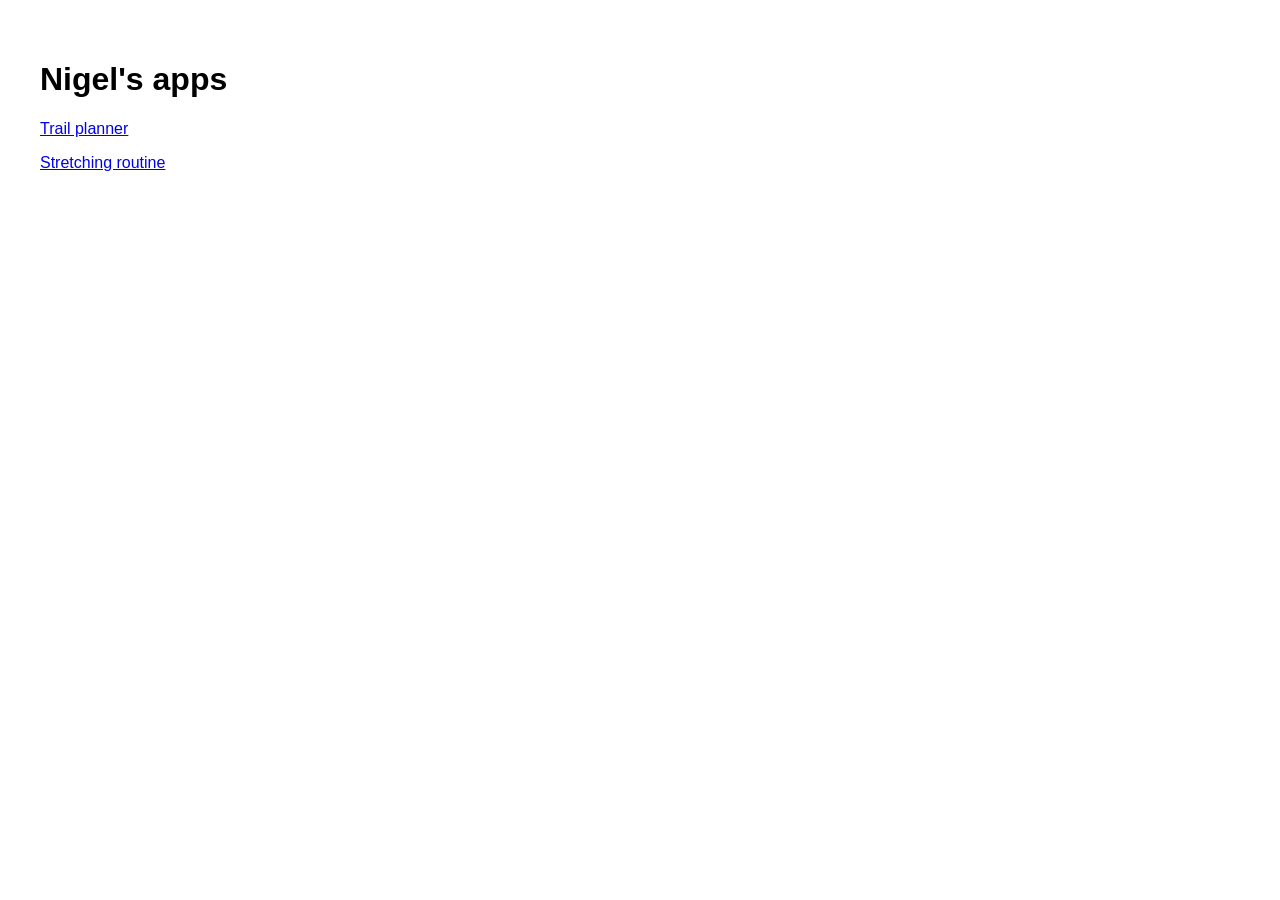
<file: index.html>
<!doctype html><meta charset="utf-8"><meta name="viewport" content="width=device-width,initial-scale=1"><title>Trail apps</title><body style="font-family:sans-serif;padding:2em"><h1>Nigel's apps</h1><p><a href="trail/">Trail planner</a></p><p><a href="stretch/">Stretching routine</a></p></body>
</file>
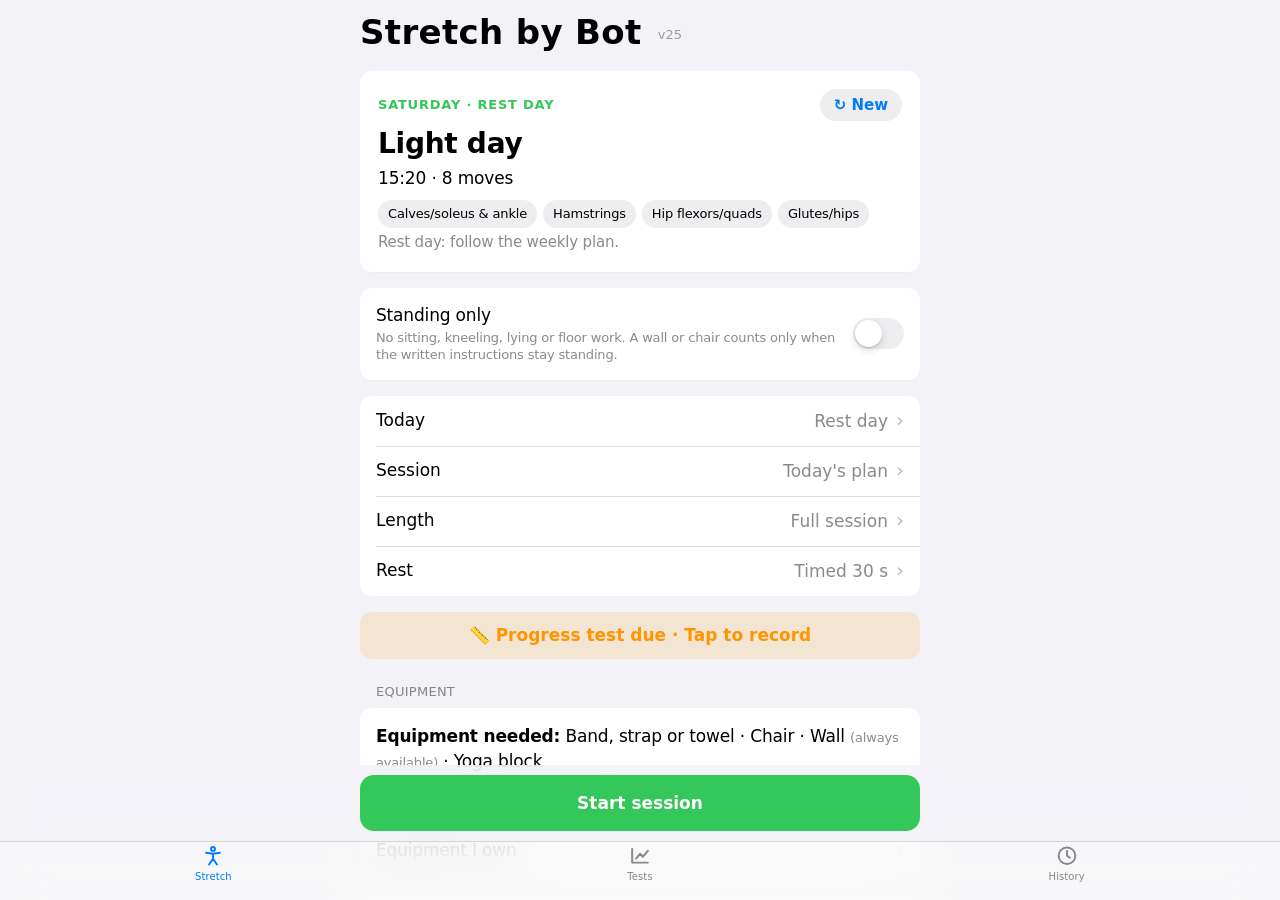
<file: stretch/index.html>
<!doctype html><html lang="en"><head><meta charset="utf-8">
<meta name="viewport" content="width=device-width,initial-scale=1,maximum-scale=1,user-scalable=no,viewport-fit=cover">
<meta name="apple-mobile-web-app-capable" content="yes"><meta name="mobile-web-app-capable" content="yes">
<meta name="apple-mobile-web-app-status-bar-style" content="black-translucent"><meta name="apple-mobile-web-app-title" content="Stretch by Bot">
<meta name="theme-color" content="#f2f2f7" media="(prefers-color-scheme: light)"><meta name="theme-color" content="#000000" media="(prefers-color-scheme: dark)"><meta name="color-scheme" content="light dark"><meta name="format-detection" content="telephone=no"><link rel="manifest" href="manifest.webmanifest">
<link rel="apple-touch-icon" href="icon-180.png"><link rel="icon" href="icon.svg">
<title>Stretch by Bot</title><link rel="stylesheet" href="style.css"></head><body>
<section id="home">
 
 <h1 class="large">Stretch by Bot <button id="ver" class="ver" aria-label="Check for update"></button></h1>
 <div id="hero" class="card hero"><div class="herotop"><small id="heroDay"></small><button id="regen" class="regen" aria-label="New routine">↻ New</button></div><h2 id="heroTitle"></h2><p id="heroMeta"></p><div id="heroChips" class="achips"></div><p id="heroGuide"></p></div>
 <div class="card" id="standCard">
  <label class="switch" id="standRow">
   <span id="standLab">Standing only<small>No sitting, kneeling, lying or floor work. A wall or chair counts only when the written instructions stay standing.</small></span>
   <input type="checkbox" id="standSw" role="switch">
   <i></i>
  </label>
  <p id="standNote" class="muted" aria-live="polite" hidden></p>
 </div>
 <ul id="optRows" class="list rows"></ul>
 <div class="legacy" hidden><small class="sh">Time available</small><div class="card timebar"><div class="tb-top"><span>Session length</span><b id="capLbl">Full session</b></div>
  <input type="range" id="cap" min="5" max="45" step="5" value="45" aria-label="Time available in minutes">
  <div class="tb-ticks"><span>5 min</span><span>15</span><span>25</span><span>35</span><span>Full</span></div></div></div>
 <button id="testDue" class="ghost due" hidden>📏 Progress test due · Tap to record</button>
 <div class="legacy" hidden><div><small class="sh">Today</small><div id="todayChips" class="chips" role="group" aria-label="Today"></div></div>
 <div><small class="sh">Session type</small><div id="typeChips" class="chips" role="group" aria-label="Session type"></div></div>
 <p id="guide" class="muted"></p></div>
 <small class="sh">Equipment</small><div id="equipPanel" class="card"><div id="equipList"></div><small id="equipSwaps"></small>
  <label class="switch"><span>Bodyweight only (wall &amp; floor)</span><input type=checkbox class="noEquip" id="noEquipTop" role="switch"><i></i></label>
  <details><summary>Equipment I own</summary><div id="ownList"></div><small>Moves needing anything unticked are swapped for bodyweight versions automatically.</small></details></div>
 <div class="legacy" hidden><div class="card row"><div><big id="planTotal">15:00</big><small><span id="planCount"></span> stretches<span id="planRests"></span></small></div>
  </div></div>
 <div id="focusBox"><small class="sh">Focus · trail running first</small><div id="focusChips" class="chips" role="group" aria-label="Focus"></div></div>
 <details id="devBox" class="card"><summary>Develop · areas, progress &amp; loads</summary>
  <p id="devNote" class="muted"></p><div id="weekBars"></div>
  <small>Priority areas (pick 3–4)</small><div id="areaPick"></div><p id="areaMsg" class="muted"></p>
  <div id="loads"></div>
  <label class="switch"><span>Maintenance mode<small>Light holds every day at the 10 min/week floor. Gains fade if you stop completely.</small></span><input type=checkbox id="maintSw" role="switch"><i></i></label>
  <label class="switch"><span>Allow longer holds (up to 90 s)<small>Default cap is 60 s; weekly time matters more than hold length.</small></span><input type=checkbox id="longSw" role="switch"><i></i></label>
  <p class="muted">Weekly plan: Mon Develop A · Tue Light · Wed Develop B · Thu Light · Fri Develop A · Sat Light · Sun Develop B. Each area is stretched on 5+ days. Bar = weekly minutes; marker = 10 min floor, full bar = 20 min (the expert-consensus "highest you can sustain").</p></details>
 <div class="legacy" hidden><small class="sh">Rest between stretches &amp; sides</small><div id="restMode" class="chips" role="group" aria-label="Rest mode"></div>
 <label id="restRow" class="card rowcell">Timed rest length <select id="rest"><option value="15">15 s</option><option value="30">30 s</option><option value="45">45 s</option><option value="60">60 s</option></select></label></div>
 <small class="sh">Your routine · <span id="planFocus"></span></small>
 <ol id="planList" class="list"></ol>
 <p class="foot">Tap a stretch for the full how-to and demo.</p>
 <details class="card"><summary>The science</summary><p id="evVer" class="muted"></p>
  <p class="desc">Static or PNF holds of 30–60 s, 2–3 sets, spread over 5+ days a week, with about 10–20 min a week per area. Stretch to tight or mildly uncomfortable, never painful. Loaded slow lowering works as well as stretching (better with a real weight). Gains come mostly from tolerating the stretch better and fade if you stop. Stretching doesn't prevent injuries or speed recovery, and the app makes no such claims. Before runs: dynamic moves, no more than 60 s static per muscle. Variety is here to keep it interesting; the evidence doesn't say variety itself adds range.</p>
  <ol id="evList" class="list ev"></ol><small>The evidence file is reviewed monthly; thresholds in the app come from it.</small></details>
 <details class="card"><summary>Apple Health</summary>
  <label>Shortcut name <input id="scName"></label>
  <label class="switch"><span>Log automatically at the end<small>Only once the Shortcut is installed</small></span><input type="checkbox" id="autoLog" role="switch"><i></i></label>
  <button id="testSc" class="tinted">Test Shortcut (logs 1 min)</button>
  <p class="muted">Gentle stretching only. Stop if anything hurts.</p></details>
</section>
<section id="player" hidden>
 <div class="top"><span id="pStep"></span><span id="pTotal"></span></div>
 <div id="pPhase"></div><h2 id="pName"></h2>
 <div id="pnfBanner" class="pnfb" role="status" aria-live="assertive" hidden><span id="pnfRep" class="rep"></span><div id="pnfLab" class="lab"></div><div id="pnfHow" class="how"></div></div>
 <div id="pDemo" class="demowrap"></div>
 <div id="pRest" class="restlbl" hidden><b>Rest</b><span id="pRestNext"></span><button type=button id="restQuick" class="link small" hidden></button></div>
 <div class="ringwrap" id="pBarWrap"><svg class="ring" viewBox="0 0 120 120" aria-hidden="true"><circle class="track" cx="60" cy="60" r="54"/><circle id="pBar" class="prog" cx="60" cy="60" r="54" pathLength="100"/></svg><div id="pTime" class="timer">0:00</div></div>
 <div id="rateBox" class="card" hidden><p id="rateQ"></p><div id="rateBtns" class="ratebtns"></div><label class="chk"><input type=checkbox id="pain"> Sharp or joint pain (not just stretch)</label><p id="rateMsg" class="muted"></p></div>
 <div id="pnfDots" class="pnfdots" aria-hidden="true" hidden></div><p id="pnfNext" class="next pnfnext" hidden></p>
 <p id="pNext" class="muted next"></p>
 <div class="controls"><button id="stopBtn" class="ghost danger">End</button><button id="backBtnP" class="ghost">‹ Back</button><button id="pauseBtn" class="primary">Pause</button><button id="skipBtn" class="ghost">Skip ›</button></div>
 <button type=button id="contBtn" class="primary contbtn" hidden>Continue ›</button><p id="pCue" class="cue"></p><div id="pDesc"></div>
</section>
<section id="done" hidden><div class="check" aria-hidden="true">✓</div><h1 class="large">Session complete</h1><p id="doneMsg"></p>
 <a id="logBtn" class="primary btn" href="#">❤️ Log to Apple Health</a>
 <div id="healthSetup" class="card setup" hidden><b>Log to Apple Health (one-time setup)</b>
  <p class="desc">Web apps can't write to Health directly, so a small Shortcut called <b>Log Stretch</b> does it. Install it once, then logging is one tap.</p>
  <a id="installSc" class="primary btn" href="#" target="_blank" rel="noopener">Get the Log Stretch Shortcut</a>
  <button id="scReady" class="tinted">I've installed it · Log this session</button>
  <button id="scSkip" class="link">Not now</button></div>
 <small id="logState" class="muted"></small><button id="homeBtn" class="tinted">Done</button></section>
<section id="history" hidden><nav class="navbar"><button id="backBtn" class="link">‹ Back</button><button id="histEdit" class="link" style="margin-left:auto">Edit</button></nav><h1 class="large">History</h1>
 <p id="histWeek" class="muted"></p><ol id="histList" class="list"></ol>
 <div class="row3"><button id="exportHist" class="tinted">Export</button><button id="importHist" class="tinted">Import</button><button id="clearHist" class="tinted danger">Clear</button></div><input type=file id="importFile" accept="application/json,.json" hidden>
 <p class="muted">Export saves everything (history, Develop progress, ratings, loads, tests, settings) as a backup; Import restores it.</p></section>
<section id="tests" hidden><nav class="navbar"><button id="testsBack" class="link">‹ Back</button></nav><h1 class="large">Progress tests</h1>
 <p id="testDueMsg" class="muted"></p>
 <details class="card"><summary>How to do each test</summary><ol id="testHow" class="desc"></ol></details>
 <small class="sh">Step-by-step guides · tap a test</small><ul id="tgList" class="list tglist"></ul>
 <small class="sh">Quick entry</small><div id="testForm" class="card testform"></div><button id="saveTest" class="primary">Save results</button>
 <div class="card"><b>What changed</b><ul id="testNotes" class="desc"></ul><small>Changes under 2 cm / 5° count as noise. Two flat retests in a row → +25% volume, then a method switch. Target met → maintenance and the next weakest area is promoted.</small></div>
 <div id="charts"></div></section>
<section id="tguide" hidden><nav class="navbar"><button id="tgBack" class="link">‹ Tests</button><span id="tgCount" class="muted"></span></nav>
 <h1 id="tgTitle" class="large"></h1><div id="tgDots" class="dots" aria-hidden="true"></div><div id="tgBody"></div>
 <div class="tgnav"><button id="tgPrev" class="tinted">‹ Back</button><button id="tgNext" class="primary">Next ›</button></div></section>
<section id="picker" hidden><nav class="navbar"><button id="pkBack" class="link">‹ Back</button></nav><h1 id="pkTitle" class="large"></h1><p id="pkNote" class="muted"></p><ul id="pkList" class="list rows pick"></ul></section>
<div class="dock"><button id="startBtn" class="primary">Start session</button></div>
<nav id="tabbar" class="tabbar" role="tablist"><button id="tabHome" data-s="home" aria-selected="true"><svg viewBox="0 0 24 24"><path d="M12 3a2 2 0 1 1 0 4 2 2 0 0 1 0-4zM5 9l7 1 7-1M12 10v5l-4 6M12 15l4 6" fill="none" stroke="currentColor" stroke-width="2" stroke-linecap="round" stroke-linejoin="round"/></svg>Stretch</button><button id="testsBtn" data-s="tests"><svg viewBox="0 0 24 24"><path d="M4 19V5M4 19h16M8 15l4-5 3 3 5-6" fill="none" stroke="currentColor" stroke-width="2" stroke-linecap="round" stroke-linejoin="round"/></svg>Tests</button><button id="histBtn" data-s="history"><svg viewBox="0 0 24 24"><circle cx="12" cy="12" r="8.5" fill="none" stroke="currentColor" stroke-width="2"/><path d="M12 7v5l3 2" fill="none" stroke="currentColor" stroke-width="2" stroke-linecap="round"/></svg>History</button></nav>
<script src="evidence.js"></script><script src="stretches.js"></script><script src="library.js"></script><script src="generator.js"></script><script src="develop.js"></script><script src="testguide.js"></script><script src="version.js"></script><script src="app.js"></script></body></html>
</file>
<file: stretch/style.css>
:root{--sb:15px;--tabh:44px}
:root{color-scheme:light dark;--bg:#f2f2f7;--card:#fff;--fill:rgba(118,118,128,.12);--sep:rgba(60,60,67,.18);--label:#000;--label2:rgba(60,60,67,.6);--label3:rgba(60,60,67,.3);
--accent:#34c759;--accentOn:#fff;--blue:#007aff;--orange:#ff9500;--red:#ff3b30;--indigo:#5856d6;--tint:rgba(0,122,255,.12);--ring:rgba(118,118,128,.16);--r:12px;--shadow:0 1px 0 rgba(0,0,0,.02)}
@media (prefers-color-scheme:dark){:root{--bg:#000;--card:#1c1c1e;--fill:rgba(118,118,128,.24);--sep:rgba(84,84,88,.6);--label:#fff;--label2:rgba(235,235,245,.6);--label3:rgba(235,235,245,.3);
--accent:#30d158;--accentOn:#000;--blue:#0a84ff;--orange:#ff9f0a;--red:#ff453a;--indigo:#5e5ce6;--tint:rgba(10,132,255,.2);--ring:rgba(118,118,128,.3)}}
*{box-sizing:border-box;-webkit-tap-highlight-color:transparent;-webkit-touch-callout:none}
html,body{height:100%;overflow:hidden;overscroll-behavior:none;background:var(--bg)}
body{position:fixed;inset:0;-webkit-user-select:none;user-select:none;touch-action:manipulation}
input,select,textarea{-webkit-user-select:auto;user-select:auto}
a{text-decoration:none;color:inherit}
body{margin:0;font:17px/1.35 -apple-system,BlinkMacSystemFont,"SF Pro Text","SF Pro Display","Helvetica Neue",system-ui,sans-serif;letter-spacing:-.01em;background:var(--bg);color:var(--label);
-webkit-font-smoothing:antialiased;-webkit-text-size-adjust:100%}
section{position:absolute;inset:0;height:100%;overflow-y:auto;overflow-x:hidden;-webkit-overflow-scrolling:touch;overscroll-behavior:contain;display:flex;flex-direction:column;gap:16px;background:var(--bg);
 padding:calc(12px + env(safe-area-inset-top)) max(16px,calc((100% - 560px)/2),env(safe-area-inset-right)) calc(96px + var(--sb)) max(16px,calc((100% - 560px)/2),env(safe-area-inset-left))}
section>*{flex:none}
#player,#done{padding-bottom:calc(24px + env(safe-area-inset-bottom))}
section.push{animation:push .38s cubic-bezier(.2,.85,.25,1)}section.pop{animation:pop2 .38s cubic-bezier(.2,.85,.25,1)}section.fade{animation:fade .25s ease}
@keyframes push{from{transform:translateX(100%);box-shadow:-8px 0 24px rgba(0,0,0,.12)}to{transform:none}}
@keyframes pop2{from{transform:translateX(-30%);opacity:.6}to{transform:none;opacity:1}}
@keyframes fade{from{opacity:0}to{opacity:1}}
/* tab bar: blur only on chrome */
.tabbar{position:fixed;left:0;right:0;bottom:0;z-index:20;display:flex;justify-content:space-around;height:calc(var(--tabh) + var(--sb));padding:0 0 var(--sb);background:rgba(249,249,249,.78);-webkit-backdrop-filter:saturate(180%) blur(20px);backdrop-filter:saturate(180%) blur(20px);border-top:.5px solid var(--sep)}
@media (prefers-color-scheme:dark){.tabbar{background:rgba(22,22,22,.78)}}
.tabbar button{flex:1;display:flex;flex-direction:column;align-items:center;gap:2px;font-size:10px;font-weight:500;padding:2px 0;color:var(--label2);border-radius:0;letter-spacing:.01em}
.tabbar svg{width:26px;height:26px}.tabbar button[aria-selected=true]{color:var(--blue)}
.tabbar button:active{transform:none;opacity:.5}
body.playing .tabbar{display:none}
[hidden]{display:none!important}
.navbar{display:flex;justify-content:space-between;align-items:center;min-height:40px;margin-bottom:-16px}.navbtns{display:flex;gap:8px}
h1.large{font-size:34px;line-height:41px;font-weight:700;letter-spacing:.01em;margin:0}
h2{margin:0;font-size:22px;font-weight:700;letter-spacing:-.01em}
small{display:block;color:var(--label2);font-size:13px}
.sh{text-transform:uppercase;font-size:13px;color:var(--label2);padding:0 16px;margin:8px 0 -8px;letter-spacing:.02em}
.foot,.muted{color:var(--label2);font-size:13px;margin:0;padding:0 16px}
.foot{margin-top:-8px}
.card{background:var(--card);border-radius:var(--r);padding:16px;box-shadow:var(--shadow)}
.row{display:flex;justify-content:space-between;align-items:center;gap:8px}
.row3{display:grid;grid-template-columns:repeat(3,1fr);gap:8px}
big{font-size:34px;font-weight:700;display:block;font-variant-numeric:tabular-nums;letter-spacing:.01em}
/* buttons */
button,.btn{font:inherit;border:0;border-radius:var(--r);padding:12px 16px;color:var(--blue);background:transparent;text-align:center;text-decoration:none;cursor:pointer;transition:transform .12s ease,opacity .12s ease,background-color .2s;display:inline-block;touch-action:manipulation}
button:active,.btn:active,.tap{transform:scale(.97);opacity:.75}
button:disabled{opacity:.35}
.primary{background:var(--accent);color:var(--accentOn);font-weight:600;font-size:17px;padding:16px;border-radius:14px;min-height:56px;display:block;width:100%}
.ghost{background:var(--fill);color:var(--label)}
.tinted{background:var(--tint);color:var(--blue);font-weight:600}
.link{color:var(--blue);padding:8px;font-size:17px}
.danger{color:var(--red)!important}.tinted.danger{background:rgba(255,59,48,.12)}
.dock{position:fixed;left:0;right:0;bottom:calc(var(--tabh) + var(--sb));z-index:19;display:none;padding:10px max(16px,calc((100% - 560px)/2)) 10px;background:rgba(242,242,247,.82);-webkit-backdrop-filter:saturate(180%) blur(20px);backdrop-filter:saturate(180%) blur(20px)}
body.onhome .dock{display:block}
@media (prefers-color-scheme:dark){.dock{background:rgba(0,0,0,.78)}}
.dock .primary{box-shadow:none}
#home{padding-bottom:calc(var(--tabh) + 80px + 24px + var(--sb))}
/* inputs */
select,input:not([type=checkbox]):not([type=range]){font:inherit;background:var(--fill);color:var(--label);border:0;border-radius:8px;padding:8px}
select{-webkit-appearance:none;appearance:none;padding-right:24px;background-image:linear-gradient(45deg,transparent 50%,var(--label2) 50%),linear-gradient(135deg,var(--label2) 50%,transparent 50%);background-position:calc(100% - 12px) 55%,calc(100% - 8px) 55%;background-size:4px 4px;background-repeat:no-repeat}
input[type=checkbox]{accent-color:var(--accent);width:20px;height:20px;vertical-align:-4px;margin:0 8px 0 0}
details label{display:block;margin:8px 0}
.rowcell{display:flex;justify-content:space-between;align-items:center;padding:8px 16px;min-height:48px}
/* iOS switch */
.switch{display:flex!important;justify-content:space-between;align-items:center;gap:16px;margin:8px 0 0;padding-top:8px;border-top:.5px solid var(--sep);cursor:pointer}
.switch input{position:absolute;opacity:0;pointer-events:none}
.switch i{flex:none;width:51px;height:31px;border-radius:16px;background:var(--fill);position:relative;transition:background .25s}
.switch i::after{content:'';position:absolute;top:2px;left:2px;width:27px;height:27px;border-radius:50%;background:#fff;box-shadow:0 3px 8px rgba(0,0,0,.15),0 1px 1px rgba(0,0,0,.16);transition:transform .25s cubic-bezier(.3,.7,.4,1)}
.switch input:checked+i{background:var(--accent)}.switch input:checked+i::after{transform:translateX(20px)}
.switch small{margin-top:2px}
#standCard .switch{border-top:0;margin:0;padding-top:0}
#standCard .switch span{min-width:0}
#standNote{padding:10px 0 0;margin:0;line-height:1.4}
#planList li.empty{display:block;padding:16px;color:var(--label);font-size:15px;line-height:1.45}
/* details */
details>summary{cursor:pointer;list-style:none;font-weight:600;display:flex;align-items:center}details>summary::-webkit-details-marker{display:none}
details>summary::after{content:'›';margin-left:auto;color:var(--label3);font-size:22px;line-height:1;transition:transform .2s}details[open]>summary::after{transform:rotate(90deg)}
#equipPanel details{margin-top:8px;padding-top:8px;border-top:.5px solid var(--sep)}#equipPanel details summary{font-weight:400}
/* time slider */
.timebar .tb-top{display:flex;justify-content:space-between;align-items:baseline;margin-bottom:8px}
.timebar b{font-size:17px;font-weight:600;color:var(--accent)}
#cap{-webkit-appearance:none;appearance:none;width:100%;height:32px;background:transparent;margin:0;--p:100%}
#cap::-webkit-slider-runnable-track{height:4px;border-radius:2px;background:linear-gradient(to right,var(--accent) var(--p),var(--ring) var(--p))}
#cap::-webkit-slider-thumb{-webkit-appearance:none;width:28px;height:28px;margin-top:-12px;border-radius:50%;background:#fff;box-shadow:0 .5px 4px rgba(0,0,0,.12),0 6px 13px rgba(0,0,0,.12),0 0 0 .5px rgba(0,0,0,.04)}
#cap::-moz-range-track{height:4px;border-radius:2px;background:var(--ring)}#cap::-moz-range-progress{height:4px;background:var(--accent);border-radius:2px}
#cap::-moz-range-thumb{width:28px;height:28px;border:0;border-radius:50%;background:#fff;box-shadow:0 2px 8px rgba(0,0,0,.2)}
.tb-ticks{display:flex;justify-content:space-between;font-size:12px;color:var(--label2);padding:0 2px;font-variant-numeric:tabular-nums}
/* segmented chips */
.chips{display:flex;flex-wrap:wrap;gap:0;margin-top:16px;background:var(--fill);border-radius:9px;padding:2px}
.chips button{flex:1 1 auto;padding:8px;font-size:13px;font-weight:500;color:var(--label);border-radius:7px;background:transparent;transition:background .2s,box-shadow .2s}
.chips button[aria-pressed=true]{background:var(--card);font-weight:600;box-shadow:0 3px 8px rgba(0,0,0,.12),0 3px 1px rgba(0,0,0,.04)}
@media (prefers-color-scheme:dark){.chips button[aria-pressed=true]{background:#636366}}
.due{background:rgba(255,149,0,.15);color:var(--orange);font-weight:600}
/* lists */
.list{list-style:none;padding:0;margin:0;background:var(--card);border-radius:var(--r);overflow:hidden}
.list li{padding:12px 16px;display:flex;gap:16px;align-items:center;position:relative}
.list li+li::before{content:'';position:absolute;top:0;left:16px;right:0;border-top:.5px solid var(--sep)}
#histList li{display:block}#histList small{margin-top:4px}
.ic{font-size:24px;width:32px;text-align:center;flex:none}
#planList li{display:block;padding:0}#planList summary{display:flex;gap:16px;align-items:center;padding:12px 16px;font-weight:400}
#planList summary b{font-weight:600}#planList details>:not(summary){margin:0 16px 16px}
.sum{display:block;color:var(--label2);font-size:13px;margin-top:2px}
.blk{color:var(--orange)!important;font-weight:600;font-size:13px;text-transform:uppercase;letter-spacing:.04em;padding:16px 16px 4px!important;background:var(--card)}
.blk+li::before{display:none}
/* demo svg */
.demo{width:100%;display:block;background:var(--fill);border-radius:var(--r)}.demo.small{max-width:320px;margin:0 auto 8px}
.demo .ground{stroke:var(--label3);stroke-width:2}.demo .prop{stroke:var(--label2);fill:var(--fill);stroke-width:3}
.demo polyline,.demo path{fill:none;stroke-linecap:round;stroke-linejoin:round;stroke-width:6}.demo .near,.demo .body{stroke:var(--label)}.demo .far{stroke:var(--label2)}.demo .head{fill:var(--label)}
.desc{text-align:left;font-size:15px}.desc p{margin:8px 0}.desc ol{margin:8px 0;padding-left:24px}.desc li{background:none;padding:2px 0;display:list-item}.desc li::before{display:none}.desc .side{color:var(--orange)}
/* player */
#player{text-align:center;min-height:calc(100vh - 32px - env(safe-area-inset-top) - env(safe-area-inset-bottom));gap:16px}
.top{display:flex;justify-content:space-between;align-items:baseline;color:var(--label);font-size:19px;font-weight:600;letter-spacing:.01em;font-variant-numeric:tabular-nums}
.ev li{display:block}.ev small{display:block;color:var(--label2)}
#pPhase{font-weight:600;text-transform:uppercase;letter-spacing:.06em;font-size:13px;color:var(--accent)}
#pPhase.transition,#pPhase.switch,#pPhase.rate{color:var(--orange)}#pPhase.contract{color:var(--red)}#pPhase.relax{color:var(--blue)}
#pDemo .demo{max-height:28vh}
.ringwrap{position:relative;width:208px;height:208px;margin:0 auto}
.ring{width:100%;height:100%;transform:rotate(-90deg)}
.ring circle{fill:none;stroke-width:8;stroke-linecap:round}.ring .track{stroke:var(--ring)}
.ring .prog{stroke:var(--accent);stroke-dasharray:100;stroke-dashoffset:100;transition:stroke-dashoffset .25s linear}
.timer{position:absolute;inset:0;display:flex;align-items:center;justify-content:center;font-size:56px;font-weight:300;font-variant-numeric:tabular-nums;letter-spacing:-.02em}
.next{margin:0;font-size:15px}
.controls{display:grid;grid-template-columns:1fr 1fr 1.4fr 1fr;gap:8px}.controls button{min-height:56px;border-radius:14px;font-weight:600}
.controls .primary{min-height:56px}
.cue{font-size:16px;text-align:left;background:var(--card);border-radius:var(--r);padding:16px;margin:0}
#pDesc .desc{background:var(--card);border-radius:var(--r);padding:8px 16px}
.ratebtns{display:grid;grid-template-columns:repeat(6,1fr);gap:8px;margin:8px 0}.ratebtns button{padding:8px 0;background:var(--fill);color:var(--label);font-weight:600}
/* done */
#done{text-align:center;padding-top:12vh;align-items:stretch}
.check{width:88px;height:88px;border-radius:50%;background:var(--accent);color:var(--accentOn);font-size:48px;font-weight:700;line-height:88px;margin:0 auto;animation:pop .5s cubic-bezier(.2,1.4,.4,1)}
@keyframes pop{from{transform:scale(.4);opacity:0}to{transform:none;opacity:1}}
#doneMsg{color:var(--label2);margin:-8px 0 8px}
.setup{display:flex;flex-direction:column;gap:8px;text-align:left}.setup .desc{margin:0 0 8px;color:var(--label2)}
#logState{display:block;padding:0}
/* develop + tests */
.wk{font-size:13px;margin:8px 0;display:grid;grid-template-columns:1fr auto;gap:4px}
.bar{height:6px;background:var(--ring);border-radius:3px;overflow:hidden}
.wk .bar{grid-column:1/3;position:relative;overflow:visible}.wk .bar div{height:100%;background:var(--accent);border-radius:3px}.wk i{position:absolute;top:-2px;bottom:-2px;width:2px;background:var(--orange)}
#devBox label,.testform label{display:block;margin:8px 0}#devBox>p.muted{padding:0;margin-top:8px}
.chart{background:var(--fill);border-radius:10px;padding:8px;margin-top:8px}.chart svg{width:100%;height:72px}.chart polyline{fill:none;stroke:var(--accent);stroke-width:2}.chart circle{fill:var(--label)}.chart .tgt{stroke:var(--orange);stroke-dasharray:4 3}
#equipList{line-height:1.45}#equipSwaps:not(:empty){margin-top:8px}
@media (prefers-reduced-motion:reduce){*{animation:none!important;transition:none!important}}
.controls button{white-space:nowrap;padding:12px 8px}

/* rest vs active */
#player.rest .ring .prog{stroke:var(--orange)}#player.rest .timer{color:var(--orange)}#player.rest #pPhase{color:var(--orange)}
#player.rest #pDemo{opacity:.55}#player .ring .prog{transition:stroke-dashoffset .25s linear,stroke .3s}
.restlbl{display:flex;flex-direction:column;gap:4px;align-items:center;background:rgba(255,149,0,.14);color:var(--orange);border-radius:14px;padding:10px 16px}
.restlbl b{font-size:22px;font-weight:700;letter-spacing:.02em}.restlbl span{font-size:17px;font-weight:600;color:var(--label)}
.timer.last3{animation:thump .3s ease}@keyframes thump{0%{transform:scale(1.12)}100%{transform:none}}
#player{min-height:0}

.tglist li{display:block;padding:0}.tglist button{display:flex;width:100%;justify-content:space-between;align-items:center;color:var(--label);padding:14px 16px;min-height:56px;text-align:left}.tglist small{display:block;color:var(--label2)}.tglist .chev{color:var(--label2);font-size:22px}
.dots{display:flex;gap:6px;justify-content:center;margin:14px 0 6px}.dots i{width:8px;height:8px;border-radius:50%;background:var(--label2);opacity:.3}.dots i.on{opacity:1;background:var(--blue)}
#tgBody .bigstep{font-size:21px;line-height:1.4;font-weight:500;margin:12px 2px}#tgBody .stepno{font-size:15px;font-weight:600;color:var(--blue);text-transform:uppercase;letter-spacing:.04em}
#tgBody .card p,#tgBody .card li{line-height:1.45}#tgBody .noise{border-left:4px solid var(--blue);padding-left:12px}
#tgBody .stop{border-left:4px solid #ff3b30;padding-left:12px}
#tgBody .rec label{display:flex;justify-content:space-between;align-items:center;gap:10px;font-size:17px;padding:10px 0}#tgBody .rec label span{white-space:nowrap}#tgBody .rec input,#tgBody .rec select{font-size:22px;width:6em;padding:10px;border-radius:10px}
.tgnav{display:flex;gap:12px;position:fixed;left:0;right:0;bottom:calc(var(--tabh) + 6px + var(--sb));padding:10px 16px;background:var(--bg);z-index:15;border-top:.5px solid var(--sep)}
#tguide #tgBody{padding-bottom:110px}.tgnav button{flex:1;min-height:60px;font-size:18px;margin:0}

.contbtn{position:fixed;left:16px;right:16px;bottom:calc(16px + env(safe-area-inset-bottom));width:auto;z-index:30;background:var(--orange);color:#fff;font-size:20px;min-height:64px;box-shadow:0 6px 20px rgba(255,149,0,.35)}
#player.tapwait{padding-bottom:96px}#player.tapwait .ring .prog{animation:restpulse 2s ease-in-out infinite}
@keyframes restpulse{0%,100%{opacity:1}50%{opacity:.45}}
#restQuick{font-size:14px;padding:4px 8px;color:var(--blue);min-height:32px}
#player.tapwait .ringwrap{width:140px!important;height:140px!important}#player.tapwait .timer{font-size:38px!important}#player.tapwait .demowrap svg{max-height:150px}

.hero{padding:18px 18px 16px}.hero small{display:block;color:var(--accent,#34c759);font-size:13px;font-weight:600;text-transform:uppercase;letter-spacing:.06em}
.hero h2{font-size:28px;font-weight:700;letter-spacing:-.01em;margin:4px 0 2px}.hero p{margin:4px 0;color:var(--label2);font-size:15px}#heroMeta{font-size:17px;color:var(--label);font-variant-numeric:tabular-nums}
.achips{display:flex;flex-wrap:wrap;gap:6px;margin:10px 0 4px}.achips span{background:var(--fill);color:var(--label);font-size:13px;font-weight:500;padding:5px 10px;border-radius:999px}
.rows li{padding:0}.rows li+li::before{content:"";position:absolute;top:0;left:16px;right:0;border-top:.5px solid var(--sep)}
.rows button{display:flex;width:100%;align-items:center;justify-content:space-between;gap:12px;min-height:50px;padding:11px 16px;color:var(--label);font-size:17px;text-align:left;border-radius:0}
.rows .val{color:var(--label2);white-space:nowrap}.rows .val::after{content:"›";margin-left:8px;font-size:20px;opacity:.6}
.pick button small{display:block;color:var(--label2);font-size:13px;margin-top:2px;line-height:1.3}.pick .ck{color:var(--blue);font-size:20px;font-weight:600;width:22px;text-align:right}

.herotop{display:flex;justify-content:space-between;align-items:center}.regen{background:var(--fill);color:var(--blue);font-size:15px;font-weight:600;padding:6px 14px;border-radius:999px;min-height:32px}

.list li.hrow,#histList li.hrow{padding:0;overflow:hidden;gap:0;display:flex!important;flex-direction:row!important;flex-wrap:nowrap!important;align-items:stretch;background:var(--card)}
.list.editing .hbody{padding-left:12px}
.hrow .hbody{flex:1;padding:12px 16px;background:var(--card);position:relative;z-index:1;transition:transform .25s ease;min-width:0}
.hrow .hbody small{display:block}
.hrow .hdel{position:absolute;right:0;top:0;bottom:0;height:auto;width:88px;border:0;border-radius:0;background:#ff3b30;color:#fff;font-weight:600;font-size:15px;z-index:0}
.hrow .hminus{display:none;flex:none;width:22px;height:22px;margin-left:14px;align-self:center;border-radius:50%;border:0;padding:0;background:#ff3b30;position:relative;z-index:2}
.hrow .hminus::after{content:'';position:absolute;left:5px;right:5px;top:10px;height:2px;background:#fff;border-radius:1px}
.list.editing .hminus{display:block}
.hrow.open .hbody{transform:translateX(-88px)}

.ver{font-size:13px;font-weight:400;color:var(--label2,#8e8e93);background:none;border:0;padding:0 0 0 4px;letter-spacing:0;vertical-align:middle;opacity:.8}
#player{padding-top:calc(22px + env(safe-area-inset-top))}

/* v24 PNF phase banner: white text on fills all >=5.4:1; rings >=3:1 on bg */
#player{--ph:var(--accent)}
#player.pnf-contract{--ph:#B42318;--phr:#B42318}#player.pnf-relax{--ph:#1D4ED8;--phr:#1D4ED8}#player.pnf-sink{--ph:#047857;--phr:#047857}#player.pnf-final{--ph:#6D28D9;--phr:#6D28D9}
@media (prefers-color-scheme:dark){#player.pnf-contract{--phr:#FF6B5E}#player.pnf-relax{--phr:#6EA8FF}#player.pnf-sink{--phr:#34D399}#player.pnf-final{--phr:#B794F6}}
.pnfb{background:var(--ph);color:#fff;border-radius:22px;padding:14px 16px 12px;text-align:center;transition:background .3s}
.pnfb .rep{display:inline-block;font-size:14px;font-weight:700;letter-spacing:.08em;background:rgba(0,0,0,.28);padding:3px 10px;border-radius:99px}
.pnfb .lab{font-size:40px;font-weight:800;letter-spacing:.02em;margin:6px 0 2px;line-height:1.05}.pnfb .how{font-size:17px;font-weight:500}
#player.pnfon #pPhase{display:none}#player.pnfon .ring .prog{stroke:var(--phr)}#player.pnfon .timer{font-size:84px;font-weight:300}
#player.pnfon #pauseBtn{background:var(--ph);color:#fff}#player.pnfon #pNext{display:none}
.pnfnext{text-align:center;color:var(--label);font-size:16px;margin:0}.pnfnext b{font-weight:700}
.pnfdots{display:flex;justify-content:center;gap:6px}.pnfdots i{width:10px;height:10px;border-radius:50%;background:var(--fill)}.pnfdots i.done{background:var(--label2)}.pnfdots i.cur{background:var(--phr)}
@media (prefers-reduced-motion:reduce){.pnfb{transition:none}}
</file>
